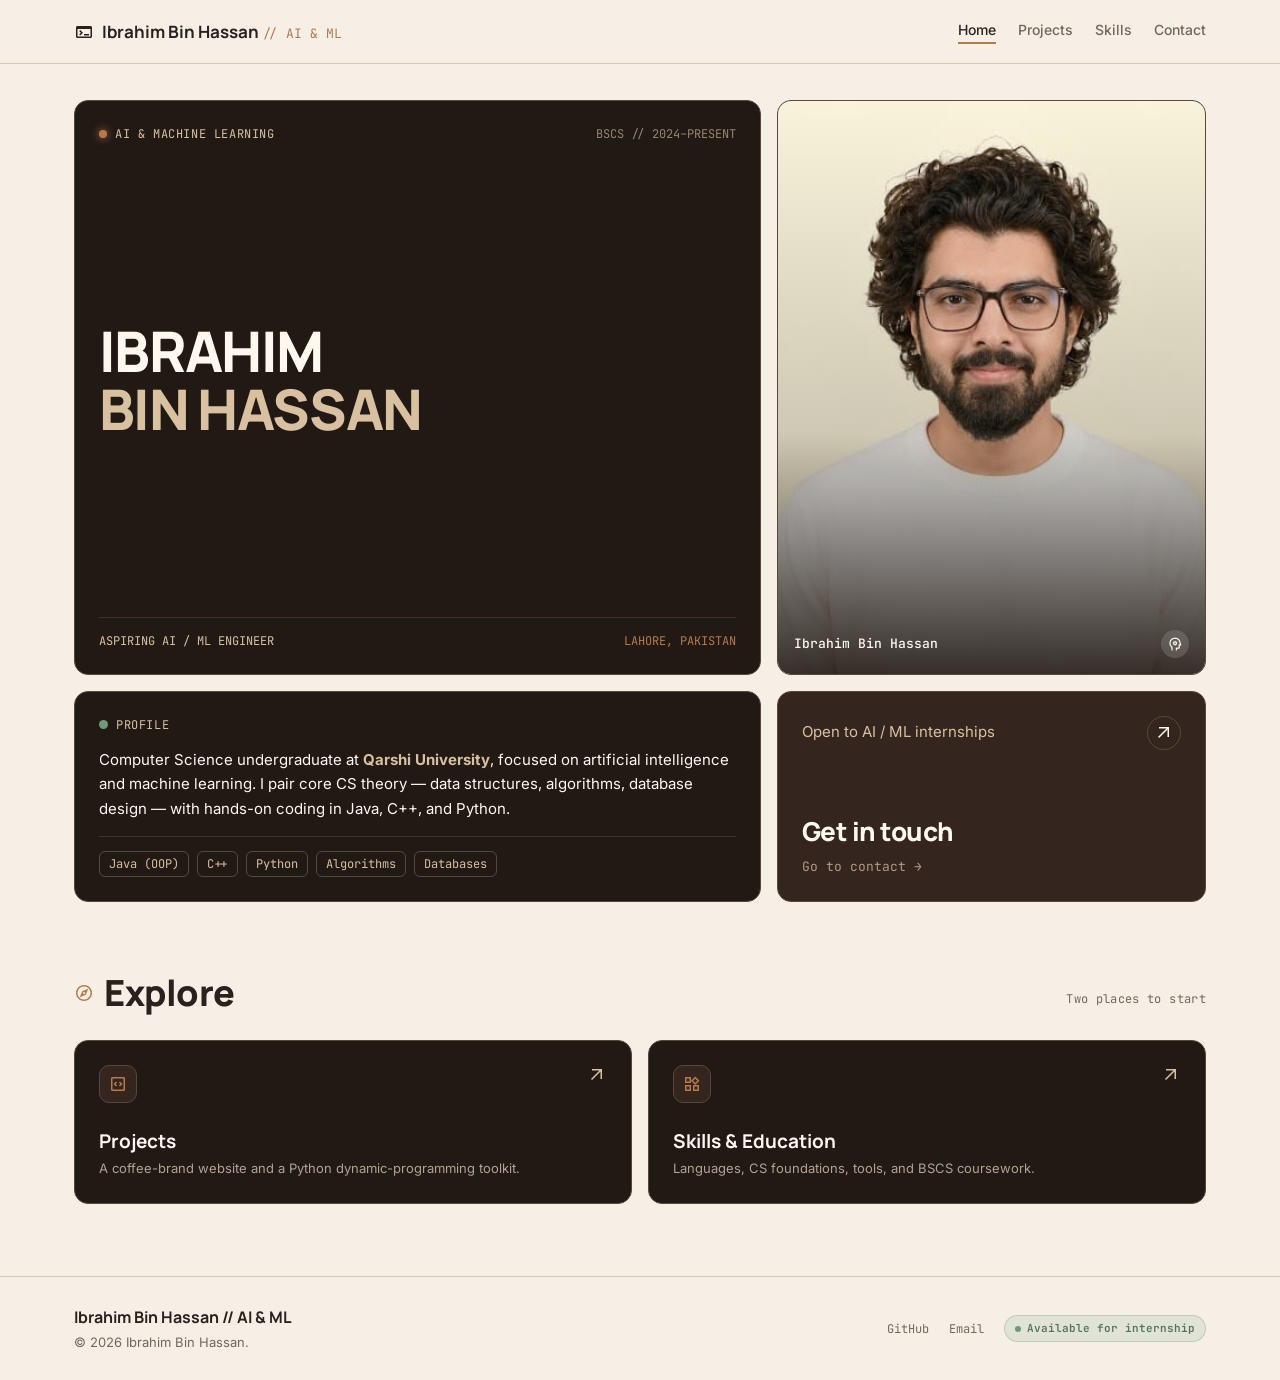
<file: index.html>
<!DOCTYPE html>
<html lang="en">
<head>
  <meta charset="utf-8"/>
  <meta name="viewport" content="width=device-width, initial-scale=1.0"/>
  <title>Ibrahim Bin Hassan — Aspiring AI / Machine Learning Engineer</title>
  <meta name="description" content="Portfolio of Ibrahim Bin Hassan — Computer Science undergraduate at Qarshi University focused on AI/ML, data structures, algorithms, and practical systems work."/>

  <meta property="og:type" content="website"/>
  <meta property="og:title" content="Ibrahim Bin Hassan — Aspiring AI / ML Engineer"/>
  <meta property="og:description" content="Computer Science undergraduate focused on AI/ML, algorithms, and practical systems work. Seeking an AI/ML internship."/>

  <link rel="icon" href="data:image/svg+xml,%3Csvg xmlns='http://www.w3.org/2000/svg' viewBox='0 0 32 32'%3E%3Crect width='32' height='32' rx='7' fill='%23211914'/%3E%3Cpath d='M9 12h11v6a4 4 0 0 1-4 4h-3a4 4 0 0 1-4-4z' fill='none' stroke='%23B77A4A' stroke-width='2'/%3E%3Cpath d='M20 13h2.5a2.5 2.5 0 0 1 0 5H20' fill='none' stroke='%23B77A4A' stroke-width='2'/%3E%3C/svg%3E"/>

  <link rel="preconnect" href="https://fonts.googleapis.com"/>
  <link rel="preconnect" href="https://fonts.gstatic.com" crossorigin/>
  <link rel="stylesheet" href="css/style.css"/>

  <script type="application/ld+json">
  {
    "@context": "https://schema.org",
    "@type": "Person",
    "name": "Ibrahim Bin Hassan",
    "jobTitle": "Aspiring AI / Machine Learning Engineer",
    "email": "mailto:ibrahim.bin.hsn@gmail.com",
    "telephone": "+923391221222",
    "url": "https://github.com/ibrahim-hsn",
    "sameAs": ["https://github.com/ibrahim-hsn"],
    "address": { "@type": "PostalAddress", "addressLocality": "Lahore", "addressCountry": "PK" },
    "alumniOf": { "@type": "CollegeOrUniversity", "name": "Qarshi University" }
  }
  </script>
</head>
<body>

  <a class="skip-link" href="#main">Skip to content</a>

  <header class="top-navbar">
    <div class="nav-container">
      <a class="nav-brand" href="index.html">
        <span class="material-symbols-outlined" aria-hidden="true">terminal</span>
        <span>Ibrahim Bin Hassan <span class="brand-tag">// AI &amp; ML</span></span>
      </a>
      <nav class="nav-menu" aria-label="Primary">
        <div class="nav-links">
          <a class="nav-link" href="index.html">Home</a>
          <a class="nav-link" href="projects.html">Projects</a>
          <a class="nav-link" href="skills.html">Skills</a>
          <a class="nav-link" href="contact.html">Contact</a>
        </div>
        <button id="mobile-menu-btn" class="mobile-menu-btn" aria-label="Open navigation menu" aria-expanded="false" aria-controls="mobile-dropdown">
          <span class="material-symbols-outlined" aria-hidden="true">menu</span>
        </button>
      </nav>
    </div>
    <div id="mobile-dropdown" class="mobile-dropdown">
      <a class="nav-link" href="index.html">Home</a>
      <a class="nav-link" href="projects.html">Projects</a>
      <a class="nav-link" href="skills.html">Skills</a>
      <a class="nav-link" href="contact.html">Contact</a>
    </div>
  </header>

  <main class="main-wrapper" id="main">

    <!-- HERO -->
    <section class="hero" aria-labelledby="hero-name">
      <div class="hero-top">
        <article class="card hero-title-card">
          <div class="card-top-meta">
            <span class="pulse-dot-wrapper">
              <span class="pulse-dot" aria-hidden="true"></span>
              AI &amp; MACHINE LEARNING
            </span>
            <span class="meta-dim">BSCS // 2024–PRESENT</span>
          </div>
          <h1 class="hero-name-heading" id="hero-name">
            <span>IBRAHIM</span>
            <span class="last-name">BIN HASSAN</span>
          </h1>
          <div class="card-bottom-meta">
            <span class="meta-title">ASPIRING AI / ML ENGINEER</span>
            <span class="meta-location">LAHORE, PAKISTAN</span>
          </div>
        </article>

        <article class="card hero-portrait-card">
          <img class="hero-portrait-img" src="assetts/replace.png" alt="Portrait of Ibrahim Bin Hassan"/>
          <div class="portrait-overlay" aria-hidden="true">
            <div class="portrait-caption">
              <span class="portrait-name">Ibrahim Bin Hassan</span>
              <span class="portrait-badge" title="AI &amp; Machine Learning">
                <span class="material-symbols-outlined" style="font-size:16px">psychology</span>
              </span>
            </div>
          </div>
        </article>
      </div>

      <div class="hero-bottom">
        <article class="card bio-card">
          <div class="card-top-meta">
            <span class="pulse-dot-wrapper">
              <span class="status-indicator" aria-hidden="true"></span>
              PROFILE
            </span>
          </div>
          <p class="bio-text">
            Computer Science undergraduate at <strong>Qarshi University</strong>, focused on artificial intelligence and machine learning. I pair core CS theory — data structures, algorithms, database design — with hands-on coding in Java, C++, and Python.
          </p>
          <ul class="tag-list">
            <li>Java (OOP)</li>
            <li>C++</li>
            <li>Python</li>
            <li>Algorithms</li>
            <li>Databases</li>
          </ul>
        </article>

        <a class="card card-chocolate cta-card" href="contact.html">
          <div class="cta-header">
            <span class="cta-subtext">Open to AI / ML internships</span>
            <span class="cta-icon-circle" aria-hidden="true">
              <span class="material-symbols-outlined">arrow_outward</span>
            </span>
          </div>
          <div class="cta-body">
            <span class="cta-title">Get in touch</span>
            <span class="cta-hint">Go to contact →</span>
          </div>
        </a>
      </div>
    </section>

    <!-- HIGHLIGHTS: quick links into the site -->
    <section aria-labelledby="explore-heading">
      <div class="section-header">
        <div class="section-title">
          <span class="material-symbols-outlined" aria-hidden="true">explore</span>
          <h2 id="explore-heading">Explore</h2>
        </div>
        <span class="section-badge">Two places to start</span>
      </div>

      <div class="home-highlights">
        <a class="card highlight-card" href="projects.html">
          <div class="highlight-top">
            <span class="highlight-icon" aria-hidden="true"><span class="material-symbols-outlined">code_blocks</span></span>
            <span class="material-symbols-outlined highlight-arrow" aria-hidden="true">arrow_outward</span>
          </div>
          <div>
            <span class="highlight-title">Projects</span>
            <p class="highlight-desc">A coffee-brand website and a Python dynamic-programming toolkit.</p>
          </div>
        </a>

        <a class="card highlight-card" href="skills.html">
          <div class="highlight-top">
            <span class="highlight-icon" aria-hidden="true"><span class="material-symbols-outlined">widgets</span></span>
            <span class="material-symbols-outlined highlight-arrow" aria-hidden="true">arrow_outward</span>
          </div>
          <div>
            <span class="highlight-title">Skills &amp; Education</span>
            <p class="highlight-desc">Languages, CS foundations, tools, and BSCS coursework.</p>
          </div>
        </a>
      </div>
    </section>

  </main>

  <footer class="site-footer">
    <div class="footer-container">
      <div>
        <div class="footer-brand">Ibrahim Bin Hassan // AI &amp; ML</div>
        <p class="footer-copy">© 2026 Ibrahim Bin Hassan.</p>
      </div>
      <nav class="footer-nav" aria-label="Footer">
        <a class="footer-link" href="https://github.com/ibrahim-hsn" target="_blank" rel="noreferrer">GitHub</a>
        <a class="footer-link" href="mailto:ibrahim.bin.hsn@gmail.com">Email</a>
        <span class="footer-status-pill">
          <span class="pulse-dot dot-green" style="width:6px;height:6px;box-shadow:none" aria-hidden="true"></span>
          Available for internship
        </span>
      </nav>
    </div>
  </footer>

  <div id="toast" role="status" aria-live="polite"></div>
  <script src="js/main.js"></script>
</body>
</html>
</file>
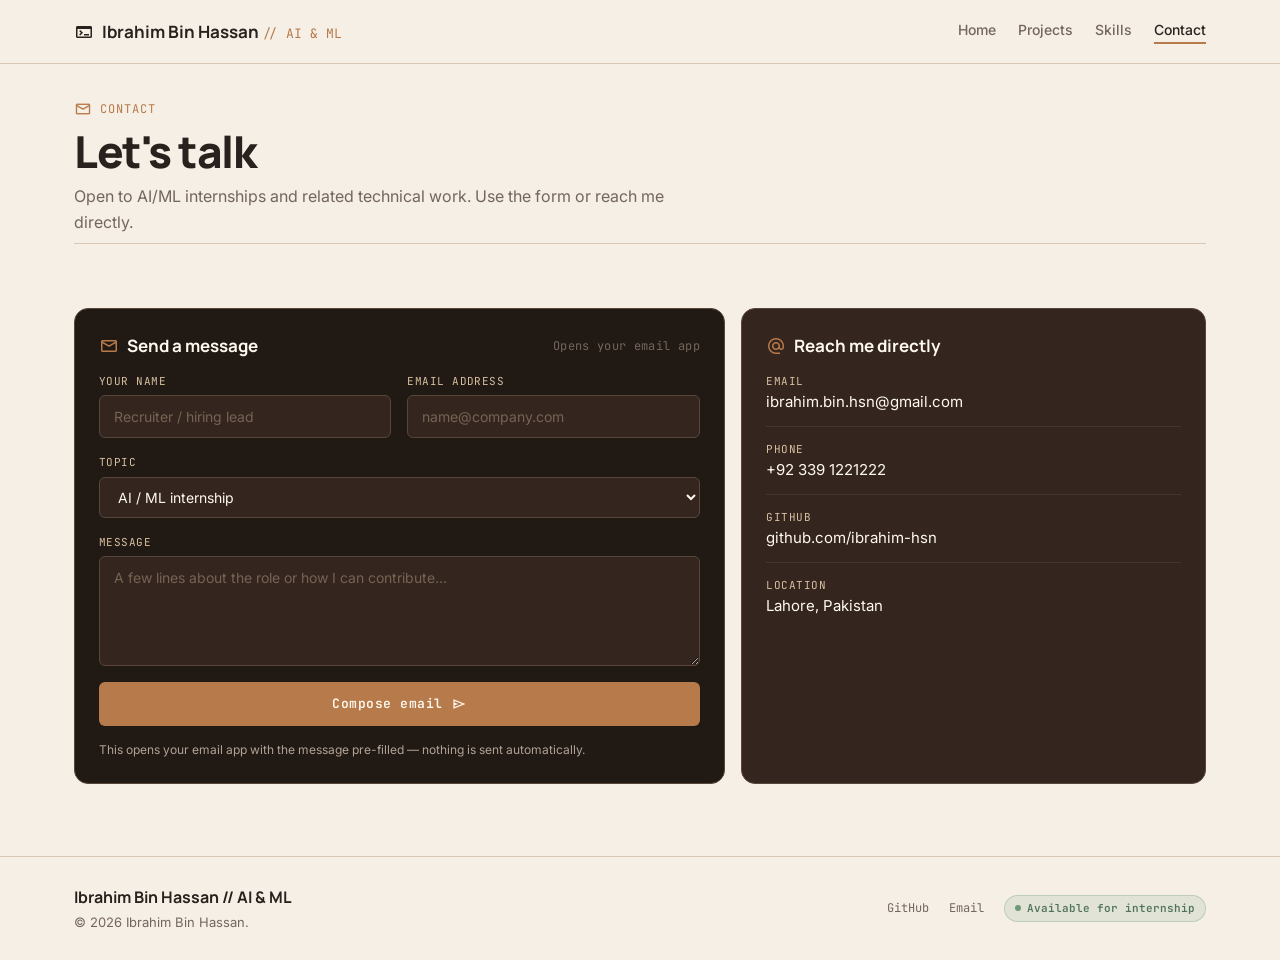
<file: contact.html>
<!DOCTYPE html>
<html lang="en">
<head>
  <meta charset="utf-8"/>
  <meta name="viewport" content="width=device-width, initial-scale=1.0"/>
  <title>Contact — Ibrahim Bin Hassan</title>
  <meta name="description" content="Contact Ibrahim Bin Hassan about AI/ML internships, software engineering roles, or technical projects."/>

  <link rel="icon" href="data:image/svg+xml,%3Csvg xmlns='http://www.w3.org/2000/svg' viewBox='0 0 32 32'%3E%3Crect width='32' height='32' rx='7' fill='%23211914'/%3E%3Cpath d='M9 12h11v6a4 4 0 0 1-4 4h-3a4 4 0 0 1-4-4z' fill='none' stroke='%23B77A4A' stroke-width='2'/%3E%3Cpath d='M20 13h2.5a2.5 2.5 0 0 1 0 5H20' fill='none' stroke='%23B77A4A' stroke-width='2'/%3E%3C/svg%3E"/>

  <link rel="preconnect" href="https://fonts.googleapis.com"/>
  <link rel="preconnect" href="https://fonts.gstatic.com" crossorigin/>
  <link rel="stylesheet" href="css/style.css"/>
</head>
<body>

  <a class="skip-link" href="#main">Skip to content</a>

  <header class="top-navbar">
    <div class="nav-container">
      <a class="nav-brand" href="index.html">
        <span class="material-symbols-outlined" aria-hidden="true">terminal</span>
        <span>Ibrahim Bin Hassan <span class="brand-tag">// AI &amp; ML</span></span>
      </a>
      <nav class="nav-menu" aria-label="Primary">
        <div class="nav-links">
          <a class="nav-link" href="index.html">Home</a>
          <a class="nav-link" href="projects.html">Projects</a>
          <a class="nav-link" href="skills.html">Skills</a>
          <a class="nav-link" href="contact.html">Contact</a>
        </div>
        <button id="mobile-menu-btn" class="mobile-menu-btn" aria-label="Open navigation menu" aria-expanded="false" aria-controls="mobile-dropdown">
          <span class="material-symbols-outlined" aria-hidden="true">menu</span>
        </button>
      </nav>
    </div>
    <div id="mobile-dropdown" class="mobile-dropdown">
      <a class="nav-link" href="index.html">Home</a>
      <a class="nav-link" href="projects.html">Projects</a>
      <a class="nav-link" href="skills.html">Skills</a>
      <a class="nav-link" href="contact.html">Contact</a>
    </div>
  </header>

  <main class="main-wrapper" id="main">

    <div class="page-lead">
      <span class="page-eyebrow"><span class="material-symbols-outlined" style="font-size:18px" aria-hidden="true">mail</span> Contact</span>
      <h1 class="page-title">Let's talk</h1>
      <p class="page-desc">Open to AI/ML internships and related technical work. Use the form or reach me directly.</p>
    </div>

    <section class="contact-grid" aria-label="Contact">
      <article class="card contact-form-card">
        <div class="card-title-row">
          <span class="card-heading">
            <span class="material-symbols-outlined" aria-hidden="true">mail</span>
            <span>Send a message</span>
          </span>
          <span class="section-badge">Opens your email app</span>
        </div>

        <form id="portfolio-contact-form" class="form-layout" novalidate>
          <div class="form-row">
            <div class="form-group">
              <label for="sender-name" class="form-label">Your name</label>
              <input id="sender-name" name="name" class="form-input" placeholder="Recruiter / hiring lead" required type="text"/>
            </div>
            <div class="form-group">
              <label for="sender-email" class="form-label">Email address</label>
              <input id="sender-email" name="email" class="form-input" placeholder="name@company.com" required type="email"/>
            </div>
          </div>

          <div class="form-group">
            <label for="sender-topic" class="form-label">Topic</label>
            <select id="sender-topic" name="topic" class="form-select">
              <option value="AI / ML Internship">AI / ML internship</option>
              <option value="Software Engineering Role">Software engineering role</option>
              <option value="Technical Project Discussion">Technical / project discussion</option>
              <option value="General Professional Connect">General connect</option>
            </select>
          </div>

          <div class="form-group">
            <label for="sender-message" class="form-label">Message</label>
            <textarea id="sender-message" name="message" class="form-textarea" placeholder="A few lines about the role or how I can contribute…" required rows="4"></textarea>
          </div>

          <button class="btn-submit" type="submit">
            <span>Compose email</span>
            <span class="material-symbols-outlined" style="font-size:16px" aria-hidden="true">send</span>
          </button>
          <p class="form-note">This opens your email app with the message pre-filled — nothing is sent automatically.</p>
        </form>
      </article>

      <article class="card card-chocolate reach-card">
        <div class="card-title-row">
          <span class="card-heading">
            <span class="material-symbols-outlined" aria-hidden="true">alternate_email</span>
            Reach me directly
          </span>
        </div>

        <ul class="reach-list">
          <li>
            <span class="reach-key">Email</span>
            <a class="reach-val" href="mailto:ibrahim.bin.hsn@gmail.com">ibrahim.bin.hsn@gmail.com</a>
          </li>
          <li>
            <span class="reach-key">Phone</span>
            <a class="reach-val" href="tel:+923391221222">+92 339 1221222</a>
          </li>
          <li>
            <span class="reach-key">GitHub</span>
            <a class="reach-val" href="https://github.com/ibrahim-hsn" target="_blank" rel="noreferrer">github.com/ibrahim-hsn</a>
          </li>
          <li>
            <span class="reach-key">Location</span>
            <span class="reach-val">Lahore, Pakistan</span>
          </li>
        </ul>

      </article>
    </section>

  </main>

  <footer class="site-footer">
    <div class="footer-container">
      <div>
        <div class="footer-brand">Ibrahim Bin Hassan // AI &amp; ML</div>
        <p class="footer-copy">© 2026 Ibrahim Bin Hassan.</p>
      </div>
      <nav class="footer-nav" aria-label="Footer">
        <a class="footer-link" href="https://github.com/ibrahim-hsn" target="_blank" rel="noreferrer">GitHub</a>
        <a class="footer-link" href="mailto:ibrahim.bin.hsn@gmail.com">Email</a>
        <span class="footer-status-pill">
          <span class="pulse-dot dot-green" style="width:6px;height:6px;box-shadow:none" aria-hidden="true"></span>
          Available for internship
        </span>
      </nav>
    </div>
  </footer>

  <div id="toast" role="status" aria-live="polite"></div>
  <script src="js/main.js"></script>
</body>
</html>
</file>
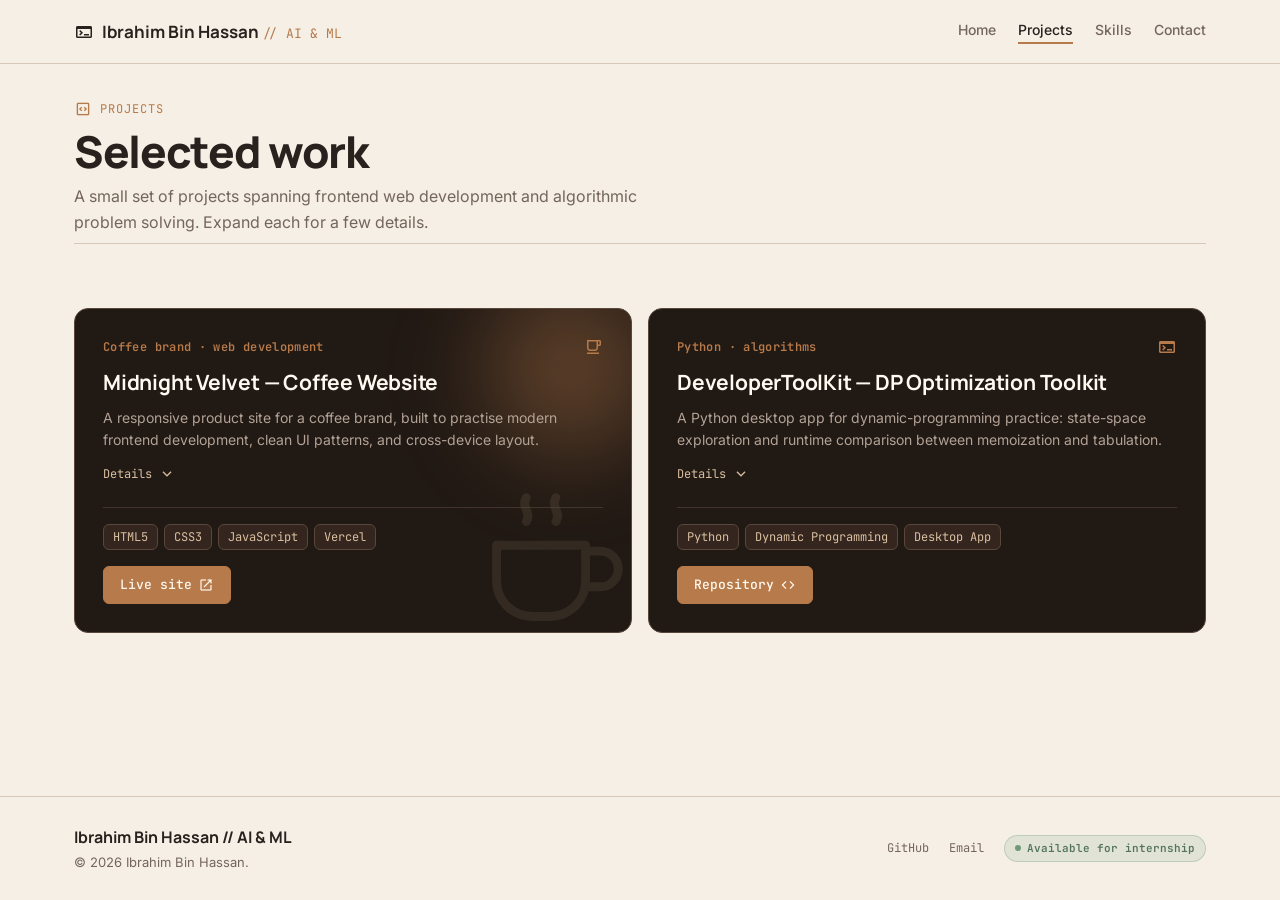
<file: projects.html>
<!DOCTYPE html>
<html lang="en">
<head>
  <meta charset="utf-8"/>
  <meta name="viewport" content="width=device-width, initial-scale=1.0"/>
  <title>Projects — Ibrahim Bin Hassan</title>
  <meta name="description" content="Projects by Ibrahim Bin Hassan: Midnight Velvet product website and the DeveloperToolKit dynamic-programming optimization toolkit."/>

  <link rel="icon" href="data:image/svg+xml,%3Csvg xmlns='http://www.w3.org/2000/svg' viewBox='0 0 32 32'%3E%3Crect width='32' height='32' rx='7' fill='%23211914'/%3E%3Cpath d='M9 12h11v6a4 4 0 0 1-4 4h-3a4 4 0 0 1-4-4z' fill='none' stroke='%23B77A4A' stroke-width='2'/%3E%3Cpath d='M20 13h2.5a2.5 2.5 0 0 1 0 5H20' fill='none' stroke='%23B77A4A' stroke-width='2'/%3E%3C/svg%3E"/>

  <link rel="preconnect" href="https://fonts.googleapis.com"/>
  <link rel="preconnect" href="https://fonts.gstatic.com" crossorigin/>
  <link rel="stylesheet" href="css/style.css"/>
</head>
<body>

  <a class="skip-link" href="#main">Skip to content</a>

  <header class="top-navbar">
    <div class="nav-container">
      <a class="nav-brand" href="index.html">
        <span class="material-symbols-outlined" aria-hidden="true">terminal</span>
        <span>Ibrahim Bin Hassan <span class="brand-tag">// AI &amp; ML</span></span>
      </a>
      <nav class="nav-menu" aria-label="Primary">
        <div class="nav-links">
          <a class="nav-link" href="index.html">Home</a>
          <a class="nav-link" href="projects.html">Projects</a>
          <a class="nav-link" href="skills.html">Skills</a>
          <a class="nav-link" href="contact.html">Contact</a>
        </div>
        <button id="mobile-menu-btn" class="mobile-menu-btn" aria-label="Open navigation menu" aria-expanded="false" aria-controls="mobile-dropdown">
          <span class="material-symbols-outlined" aria-hidden="true">menu</span>
        </button>
      </nav>
    </div>
    <div id="mobile-dropdown" class="mobile-dropdown">
      <a class="nav-link" href="index.html">Home</a>
      <a class="nav-link" href="projects.html">Projects</a>
      <a class="nav-link" href="skills.html">Skills</a>
      <a class="nav-link" href="contact.html">Contact</a>
    </div>
  </header>

  <main class="main-wrapper" id="main">

    <div class="page-lead">
      <span class="page-eyebrow"><span class="material-symbols-outlined" style="font-size:18px" aria-hidden="true">code_blocks</span> Projects</span>
      <h1 class="page-title">Selected work</h1>
      <p class="page-desc">A small set of projects spanning frontend web development and algorithmic problem solving. Expand each for a few details.</p>
    </div>

    <section aria-label="Projects list">
      <div class="projects-grid">
        <article class="card project-card project-coffee">
          <span class="coffee-bg" aria-hidden="true"></span>
          <div>
            <div class="project-top-row">
              <span class="project-category">Coffee brand · web development</span>
              <span class="material-symbols-outlined project-icon" aria-hidden="true">local_cafe</span>
            </div>
            <h2 class="project-title">Midnight Velvet — Coffee Website</h2>
            <p class="project-desc">
              A responsive product site for a coffee brand, built to practise modern frontend development, clean UI patterns, and cross-device layout.
            </p>
            <details class="project-details">
              <summary>
                <span class="summary-label">Details</span>
                <span class="material-symbols-outlined summary-chevron" aria-hidden="true">expand_more</span>
              </summary>
              <ul class="details-list">
                <li>Responsive layout structured for mobile, tablet, and desktop.</li>
                <li>Hand-written HTML, CSS, and JavaScript — no frameworks.</li>
                <li>Deployed on Vercel.</li>
              </ul>
            </details>
          </div>
          <div class="project-footer">
            <ul class="tech-pills">
              <li class="tech-pill">HTML5</li>
              <li class="tech-pill">CSS3</li>
              <li class="tech-pill">JavaScript</li>
              <li class="tech-pill">Vercel</li>
            </ul>
            <div class="project-links">
              <a class="project-btn project-btn-primary" href="https://midnight-velvet.vercel.app/" target="_blank" rel="noreferrer">
                <span>Live site</span>
                <span class="material-symbols-outlined" style="font-size:16px" aria-hidden="true">open_in_new</span>
              </a>
            </div>
          </div>
        </article>

        <article class="card project-card">
          <div>
            <div class="project-top-row">
              <span class="project-category">Python · algorithms</span>
              <span class="material-symbols-outlined project-icon" aria-hidden="true">terminal</span>
            </div>
            <h2 class="project-title">DeveloperToolKit — DP Optimization Toolkit</h2>
            <p class="project-desc">
              A Python desktop app for dynamic-programming practice: state-space exploration and runtime comparison between memoization and tabulation.
            </p>
            <details class="project-details">
              <summary>
                <span class="summary-label">Details</span>
                <span class="material-symbols-outlined summary-chevron" aria-hidden="true">expand_more</span>
              </summary>
              <ul class="details-list">
                <li>Benchmarks recursive vs. memoized vs. tabulated solutions.</li>
                <li>Explores state spaces for classic DP problems.</li>
                <li>Built as a standalone desktop application.</li>
              </ul>
            </details>
          </div>
          <div class="project-footer">
            <ul class="tech-pills">
              <li class="tech-pill">Python</li>
              <li class="tech-pill">Dynamic Programming</li>
              <li class="tech-pill">Desktop App</li>
            </ul>
            <div class="project-links">
              <a class="project-btn project-btn-primary" href="https://github.com/ibrahim-hsn/DeveloperToolKit" target="_blank" rel="noreferrer">
                <span>Repository</span>
                <span class="material-symbols-outlined" style="font-size:16px" aria-hidden="true">code</span>
              </a>
            </div>
          </div>
        </article>
      </div>
    </section>

  </main>

  <footer class="site-footer">
    <div class="footer-container">
      <div>
        <div class="footer-brand">Ibrahim Bin Hassan // AI &amp; ML</div>
        <p class="footer-copy">© 2026 Ibrahim Bin Hassan.</p>
      </div>
      <nav class="footer-nav" aria-label="Footer">
        <a class="footer-link" href="https://github.com/ibrahim-hsn" target="_blank" rel="noreferrer">GitHub</a>
        <a class="footer-link" href="mailto:ibrahim.bin.hsn@gmail.com">Email</a>
        <span class="footer-status-pill">
          <span class="pulse-dot dot-green" style="width:6px;height:6px;box-shadow:none" aria-hidden="true"></span>
          Available for internship
        </span>
      </nav>
    </div>
  </footer>

  <div id="toast" role="status" aria-live="polite"></div>
  <script src="js/main.js"></script>
</body>
</html>
</file>
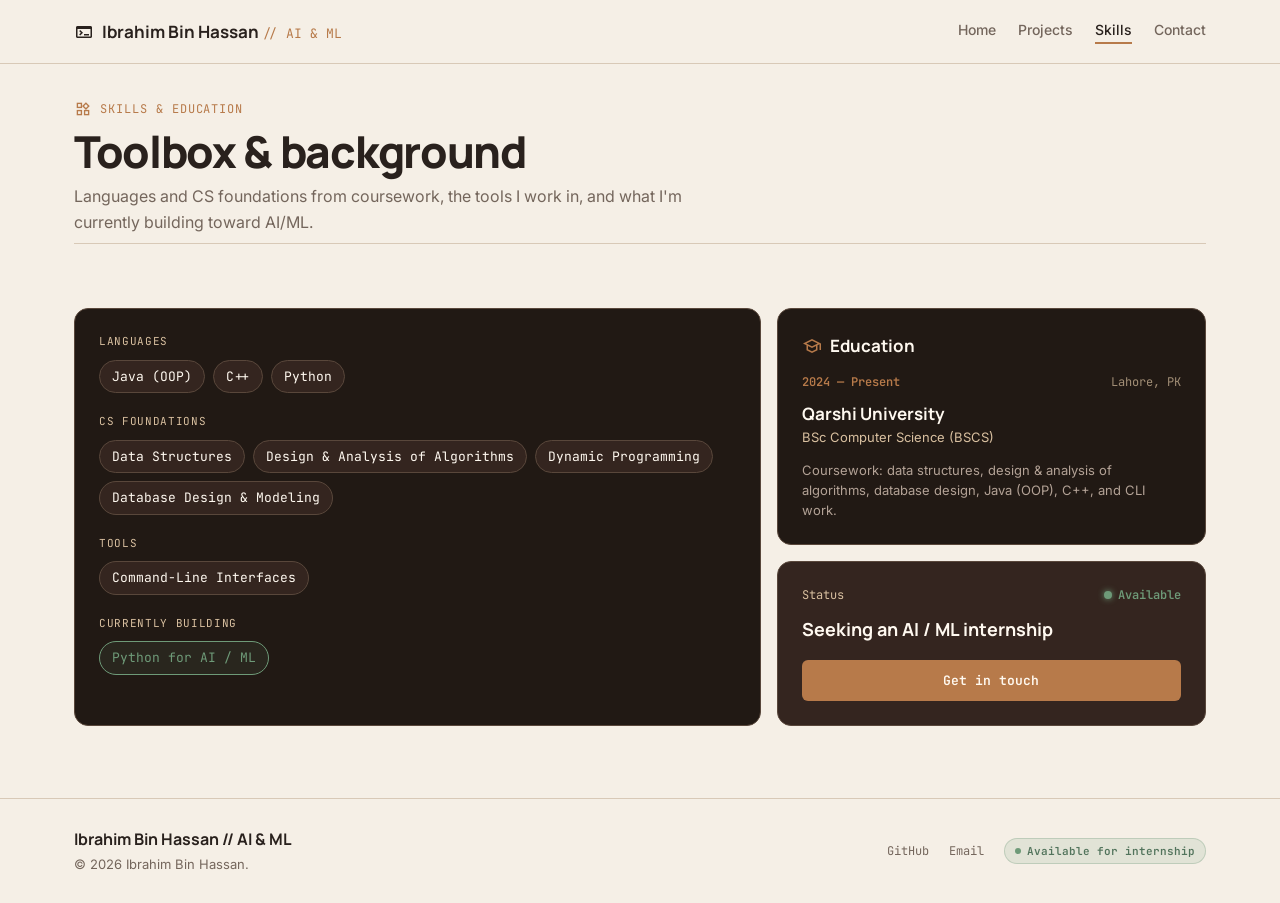
<file: skills.html>
<!DOCTYPE html>
<html lang="en">
<head>
  <meta charset="utf-8"/>
  <meta name="viewport" content="width=device-width, initial-scale=1.0"/>
  <title>Skills &amp; Education — Ibrahim Bin Hassan</title>
  <meta name="description" content="Technical skills and education of Ibrahim Bin Hassan: Java, C++, algorithms, databases, CLI, and a BSCS at Qarshi University."/>

  <link rel="icon" href="data:image/svg+xml,%3Csvg xmlns='http://www.w3.org/2000/svg' viewBox='0 0 32 32'%3E%3Crect width='32' height='32' rx='7' fill='%23211914'/%3E%3Cpath d='M9 12h11v6a4 4 0 0 1-4 4h-3a4 4 0 0 1-4-4z' fill='none' stroke='%23B77A4A' stroke-width='2'/%3E%3Cpath d='M20 13h2.5a2.5 2.5 0 0 1 0 5H20' fill='none' stroke='%23B77A4A' stroke-width='2'/%3E%3C/svg%3E"/>

  <link rel="preconnect" href="https://fonts.googleapis.com"/>
  <link rel="preconnect" href="https://fonts.gstatic.com" crossorigin/>
  <link rel="stylesheet" href="css/style.css"/>
</head>
<body>

  <a class="skip-link" href="#main">Skip to content</a>

  <header class="top-navbar">
    <div class="nav-container">
      <a class="nav-brand" href="index.html">
        <span class="material-symbols-outlined" aria-hidden="true">terminal</span>
        <span>Ibrahim Bin Hassan <span class="brand-tag">// AI &amp; ML</span></span>
      </a>
      <nav class="nav-menu" aria-label="Primary">
        <div class="nav-links">
          <a class="nav-link" href="index.html">Home</a>
          <a class="nav-link" href="projects.html">Projects</a>
          <a class="nav-link" href="skills.html">Skills</a>
          <a class="nav-link" href="contact.html">Contact</a>
        </div>
        <button id="mobile-menu-btn" class="mobile-menu-btn" aria-label="Open navigation menu" aria-expanded="false" aria-controls="mobile-dropdown">
          <span class="material-symbols-outlined" aria-hidden="true">menu</span>
        </button>
      </nav>
    </div>
    <div id="mobile-dropdown" class="mobile-dropdown">
      <a class="nav-link" href="index.html">Home</a>
      <a class="nav-link" href="projects.html">Projects</a>
      <a class="nav-link" href="skills.html">Skills</a>
      <a class="nav-link" href="contact.html">Contact</a>
    </div>
  </header>

  <main class="main-wrapper" id="main">

    <div class="page-lead">
      <span class="page-eyebrow"><span class="material-symbols-outlined" style="font-size:18px" aria-hidden="true">widgets</span> Skills &amp; Education</span>
      <h1 class="page-title">Toolbox &amp; background</h1>
      <p class="page-desc">Languages and CS foundations from coursework, the tools I work in, and what I'm currently building toward AI/ML.</p>
    </div>

    <section aria-label="Skills and education">
      <div class="skills-grid">
        <article class="card skills-card">
          <div class="skills-group">
            <h2 class="skills-label">Languages</h2>
            <ul class="chip-row">
              <li class="chip">Java (OOP)</li>
              <li class="chip">C++</li>
              <li class="chip">Python</li>
            </ul>
          </div>
          <div class="skills-group">
            <h2 class="skills-label">CS foundations</h2>
            <ul class="chip-row">
              <li class="chip">Data Structures</li>
              <li class="chip">Design &amp; Analysis of Algorithms</li>
              <li class="chip">Dynamic Programming</li>
              <li class="chip">Database Design &amp; Modeling</li>
            </ul>
          </div>
          <div class="skills-group">
            <h2 class="skills-label">Tools</h2>
            <ul class="chip-row">
              <li class="chip">Command-Line Interfaces</li>
            </ul>
          </div>
          <div class="skills-group">
            <h2 class="skills-label">Currently building</h2>
            <ul class="chip-row">
              <li class="chip chip-learning">Python for AI / ML</li>
            </ul>
          </div>
        </article>

        <div class="skills-side">
          <article class="card education-card">
            <div class="card-title-row">
              <span class="card-heading">
                <span class="material-symbols-outlined" aria-hidden="true">school</span>
                Education
              </span>
            </div>
            <div class="edu-meta">
              <span class="edu-period">2024 — Present</span>
              <span class="edu-place">Lahore, PK</span>
            </div>
            <p class="edu-school">Qarshi University</p>
            <p class="edu-degree">BSc Computer Science (BSCS)</p>
            <p class="edu-desc">Coursework: data structures, design &amp; analysis of algorithms, database design, Java (OOP), C++, and CLI work.</p>
          </article>

          <article class="card card-chocolate status-card">
            <div class="status-row">
              <span class="status-label">Status</span>
              <span class="status-pulse-badge">
                <span class="pulse-dot dot-green" aria-hidden="true"></span>
                Available
              </span>
            </div>
            <p class="status-headline">Seeking an AI / ML internship</p>
            <a class="btn-full" href="contact.html">Get in touch</a>
          </article>
        </div>
      </div>
    </section>

  </main>

  <footer class="site-footer">
    <div class="footer-container">
      <div>
        <div class="footer-brand">Ibrahim Bin Hassan // AI &amp; ML</div>
        <p class="footer-copy">© 2026 Ibrahim Bin Hassan.</p>
      </div>
      <nav class="footer-nav" aria-label="Footer">
        <a class="footer-link" href="https://github.com/ibrahim-hsn" target="_blank" rel="noreferrer">GitHub</a>
        <a class="footer-link" href="mailto:ibrahim.bin.hsn@gmail.com">Email</a>
        <span class="footer-status-pill">
          <span class="pulse-dot dot-green" style="width:6px;height:6px;box-shadow:none" aria-hidden="true"></span>
          Available for internship
        </span>
      </nav>
    </div>
  </footer>

  <div id="toast" role="status" aria-live="polite"></div>
  <script src="js/main.js"></script>
</body>
</html>
</file>
<file: css/style.css>
/* ==========================================================================
   Ibrahim Bin Hassan — Developer Portfolio
   Pure vanilla CSS, no frameworks.
   ========================================================================== */

@import url('https://fonts.googleapis.com/css2?family=Inter:wght@400;500;600&family=JetBrains+Mono:wght@400;500;600&family=Manrope:wght@600;700;800&display=swap');
@import url('https://fonts.googleapis.com/css2?family=Material+Symbols+Outlined:opsz,wght,FILL,GRAD@20,400,0,0&display=swap');

/* --------------------------------------------------------------------------
   Design tokens
   -------------------------------------------------------------------------- */
:root {
  /* Coffee palette */
  --bg-cream: #F5EFE6;
  --bg-beige: #EBE2D4;        /* subtle band surface on light */
  --bg-card: #211914;         /* espresso */
  --bg-card-2: #34251F;       /* chocolate */
  --bg-card-subtle: #2C201A;
  --border-dark: #59473B;
  --border-light: #D8C9B7;

  --text-primary: #29211D;
  --text-secondary: #74665C;
  --text-ivory: #FFF9F0;
  --text-sand: #D9C0A0;
  --text-muted: #B3A296;

  /* Accents */
  --accent-caramel: #B77A4A;  /* primary: interactive */
  --accent-hover: #D4905A;
  --accent-green: #6E9A78;    /* secondary: positive / available */
  --status-green: #52745C;

  --focus-ring: #D4905A;

  --font-hero: 'Manrope', -apple-system, BlinkMacSystemFont, sans-serif;
  --font-body: 'Inter', -apple-system, BlinkMacSystemFont, sans-serif;
  --font-mono: 'JetBrains Mono', ui-monospace, monospace;

  --radius-sm: 6px;
  --radius-md: 10px;
  --radius-lg: 14px;
  --radius-full: 9999px;

  --shadow-card: 0 4px 20px -2px rgba(33, 25, 20, 0.08);
  --shadow-hover: 0 10px 30px -6px rgba(33, 25, 20, 0.22);

  --maxw: 1180px;
}

/* --------------------------------------------------------------------------
   Reset & base
   -------------------------------------------------------------------------- */
*, *::before, *::after { box-sizing: border-box; margin: 0; padding: 0; }

html {
  scroll-behavior: smooth;
  scroll-padding-top: 84px;
}

body {
  font-family: var(--font-body);
  background-color: var(--bg-cream);
  color: var(--text-primary);
  line-height: 1.5;
  -webkit-font-smoothing: antialiased;
  min-height: 100vh;
  display: flex;
  flex-direction: column;
}

a { color: inherit; text-decoration: none; }
ul { list-style: none; }
button, input, select, textarea { font: inherit; color: inherit; }
img { display: block; max-width: 100%; }
h1, h2, h3, h4 { font-weight: inherit; }

.material-symbols-outlined {
  font-family: 'Material Symbols Outlined';
  font-weight: normal;
  font-style: normal;
  font-size: 20px;
  line-height: 1;
  letter-spacing: normal;
  text-transform: none;
  display: inline-block;
  white-space: nowrap;
  direction: ltr;
  -webkit-font-smoothing: antialiased;
  vertical-align: middle;
}

::selection { background-color: var(--accent-caramel); color: var(--text-ivory); }

/* Visible focus for keyboard users everywhere */
:focus-visible {
  outline: 2px solid var(--focus-ring);
  outline-offset: 2px;
  border-radius: 3px;
}

/* Skip link */
.skip-link {
  position: absolute;
  left: 12px;
  top: -56px;
  z-index: 2000;
  background: var(--bg-card);
  color: var(--text-ivory);
  padding: 10px 16px;
  border-radius: var(--radius-sm);
  font-family: var(--font-mono);
  font-size: 0.8125rem;
  transition: top 0.2s ease;
}
.skip-link:focus { top: 12px; }

/* --------------------------------------------------------------------------
   Navigation
   -------------------------------------------------------------------------- */
.top-navbar {
  position: fixed;
  inset: 0 0 auto 0;
  height: 64px;
  background-color: rgba(245, 239, 230, 0.92);
  backdrop-filter: blur(12px);
  -webkit-backdrop-filter: blur(12px);
  border-bottom: 1px solid var(--border-light);
  z-index: 1000;
  display: flex;
  align-items: center;
  transition: box-shadow 0.25s ease, background-color 0.25s ease;
}
.top-navbar.scrolled {
  box-shadow: 0 4px 15px rgba(33, 25, 20, 0.08);
  background-color: rgba(245, 239, 230, 0.98);
}

.nav-container {
  width: 100%;
  max-width: var(--maxw);
  margin: 0 auto;
  padding: 0 24px;
  display: flex;
  justify-content: space-between;
  align-items: center;
}

.nav-brand {
  display: flex;
  align-items: center;
  gap: 8px;
  font-family: var(--font-hero);
  font-weight: 700;
  font-size: 1.0625rem;
  color: var(--text-primary);
  transition: color 0.2s;
}
.nav-brand:hover { color: var(--accent-caramel); }
.nav-brand .brand-tag {
  font-family: var(--font-mono);
  font-size: 0.8125rem;
  font-weight: 400;
  color: var(--accent-caramel);
}

.nav-menu { display: flex; align-items: center; gap: 24px; }
.nav-links { display: flex; align-items: center; gap: 22px; }

.nav-link {
  font-size: 0.875rem;
  font-weight: 500;
  color: var(--text-secondary);
  transition: color 0.2s, border-color 0.2s;
  padding-bottom: 2px;
  border-bottom: 2px solid transparent;
}
.nav-link:hover,
.nav-link.active {
  color: var(--text-primary);
  border-bottom-color: var(--accent-caramel);
}

.mobile-menu-btn {
  display: none;
  background: none;
  border: none;
  cursor: pointer;
  color: var(--text-primary);
  padding: 4px;
}

.mobile-dropdown {
  display: none;
  flex-direction: column;
  position: absolute;
  top: 64px;
  left: 0;
  right: 0;
  background-color: rgba(245, 239, 230, 0.98);
  backdrop-filter: blur(12px);
  -webkit-backdrop-filter: blur(12px);
  border-bottom: 1px solid var(--border-light);
  padding: 16px 24px;
  gap: 14px;
  box-shadow: 0 10px 20px rgba(0, 0, 0, 0.06);
}
.mobile-dropdown.open { display: flex; }

/* --------------------------------------------------------------------------
   Layout
   -------------------------------------------------------------------------- */
.main-wrapper {
  width: 100%;
  max-width: var(--maxw);
  margin: 0 auto;
  padding: 100px 24px 72px;
  display: flex;
  flex-direction: column;
  gap: 64px;
  flex: 1;
}

.card {
  background-color: var(--bg-card);
  border: 1px solid var(--border-dark);
  border-radius: var(--radius-lg);
  padding: 24px;
  position: relative;
  overflow: hidden;
  transition: transform 0.2s ease, border-color 0.2s ease, box-shadow 0.2s ease;
}
.card-chocolate { background-color: var(--bg-card-2); }

/* Section header */
.section-header {
  display: flex;
  justify-content: space-between;
  align-items: baseline;
  gap: 16px;
  margin-bottom: 20px;
  flex-wrap: wrap;
}
.section-title {
  font-family: var(--font-hero);
  font-size: 1.5rem;
  font-weight: 800;
  color: var(--text-primary);
  letter-spacing: -0.02em;
  display: flex;
  align-items: center;
  gap: 10px;
}
.section-title .material-symbols-outlined { color: var(--accent-caramel); }
.section-badge {
  font-family: var(--font-mono);
  font-size: 0.75rem;
  color: var(--text-secondary);
  letter-spacing: 0.03em;
}
.meta-dim { color: rgba(217, 192, 160, 0.65); }

/* --------------------------------------------------------------------------
   Hero
   -------------------------------------------------------------------------- */
.hero { display: flex; flex-direction: column; gap: 16px; }

.hero-top {
  display: grid;
  grid-template-columns: 1.6fr 1fr;
  gap: 16px;
}

.hero-title-card {
  display: flex;
  flex-direction: column;
  justify-content: space-between;
  min-height: 300px;
}

.card-top-meta {
  display: flex;
  justify-content: space-between;
  align-items: center;
  font-family: var(--font-mono);
  font-size: 0.75rem;
}
.pulse-dot-wrapper {
  display: flex;
  align-items: center;
  gap: 8px;
  color: var(--text-sand);
  letter-spacing: 0.05em;
}
.pulse-dot {
  width: 8px;
  height: 8px;
  border-radius: 50%;
  background-color: var(--accent-caramel);
  box-shadow: 0 0 8px var(--accent-caramel);
  animation: pulse-glow 2s infinite ease-in-out;
}
.dot-green { background-color: var(--accent-green); box-shadow: 0 0 6px var(--accent-green); }
@keyframes pulse-glow {
  0%, 100% { opacity: 1; transform: scale(1); }
  50% { opacity: 0.45; transform: scale(0.85); }
}

.hero-name-heading {
  font-family: var(--font-hero);
  font-size: clamp(2.5rem, 6vw, 3.5rem);
  font-weight: 800;
  line-height: 1.04;
  letter-spacing: -0.03em;
  color: var(--text-ivory);
  padding: 18px 0;
}
.hero-name-heading span { display: block; }
.hero-name-heading .last-name { color: var(--text-sand); }

.card-bottom-meta {
  display: flex;
  justify-content: space-between;
  align-items: center;
  gap: 12px;
  border-top: 1px solid rgba(89, 71, 59, 0.6);
  padding-top: 14px;
  font-family: var(--font-mono);
  font-size: 0.75rem;
}
.meta-title { color: var(--text-sand); }
.meta-location { color: var(--accent-caramel); }

.hero-portrait-card {
  min-height: 300px;
  padding: 0;
  position: relative;
  background-color: var(--bg-card-2);
}
.hero-portrait-img {
  width: 100%;
  height: 100%;
  object-fit: cover;
  object-position: top center;
  transition: transform 0.5s ease;
}
.hero-portrait-card:hover .hero-portrait-img { transform: scale(1.04); }
.portrait-overlay {
  position: absolute;
  inset: 0;
  background: linear-gradient(to top, rgba(33,25,20,0.9) 0%, rgba(33,25,20,0.2) 42%, transparent 100%);
  display: flex;
  align-items: flex-end;
  padding: 16px;
}
.portrait-caption {
  width: 100%;
  display: flex;
  justify-content: space-between;
  align-items: center;
}
.portrait-name { font-family: var(--font-mono); font-size: 0.8125rem; color: var(--text-ivory); font-weight: 500; }
.portrait-badge {
  width: 28px; height: 28px;
  border-radius: 50%;
  background: rgba(255, 249, 240, 0.15);
  color: var(--text-ivory);
  display: flex; align-items: center; justify-content: center;
  backdrop-filter: blur(4px);
}

.hero-bottom {
  display: grid;
  grid-template-columns: 1.6fr 1fr;
  gap: 16px;
}
.bio-card { display: flex; flex-direction: column; gap: 14px; }
.status-indicator {
  display: inline-block;
  width: 9px; height: 9px;
  border-radius: 50%;
  background-color: var(--accent-green);
}
.bio-text { font-size: 0.9375rem; line-height: 1.65; color: var(--text-ivory); }
.bio-text strong { color: var(--text-sand); }

.tag-list {
  display: flex;
  flex-wrap: wrap;
  gap: 8px;
  font-family: var(--font-mono);
  font-size: 0.75rem;
  color: var(--text-sand);
  border-top: 1px solid rgba(89, 71, 59, 0.6);
  padding-top: 14px;
  margin-top: auto;
}
.tag-list li {
  border: 1px solid var(--border-dark);
  border-radius: var(--radius-sm);
  padding: 3px 9px;
}

/* Contact CTA card */
.cta-card {
  display: flex;
  flex-direction: column;
  justify-content: space-between;
}
.cta-header { display: flex; justify-content: space-between; align-items: center; gap: 10px; }
.cta-subtext { font-size: 0.9375rem; color: var(--text-sand); }
.cta-icon-circle {
  width: 34px; height: 34px;
  border-radius: 50%;
  border: 1px solid var(--border-dark);
  display: flex; align-items: center; justify-content: center;
  color: var(--text-ivory);
  flex-shrink: 0;
  transition: background-color 0.2s, border-color 0.2s, transform 0.2s;
}
.cta-card:hover .cta-icon-circle {
  background-color: var(--accent-caramel);
  border-color: var(--accent-caramel);
  transform: translate(2px, -2px);
}
.cta-body { margin-top: 32px; }
.cta-title {
  display: block;
  font-family: var(--font-hero);
  font-size: 1.625rem;
  font-weight: 800;
  color: var(--text-ivory);
  letter-spacing: -0.02em;
  transition: color 0.2s;
}
.cta-card:hover .cta-title { color: var(--accent-caramel); }
.cta-hint { font-family: var(--font-mono); font-size: 0.8125rem; color: rgba(217,192,160,0.75); margin-top: 6px; display: block; }

/* --------------------------------------------------------------------------
   Projects
   -------------------------------------------------------------------------- */
.projects-grid { display: grid; grid-template-columns: 1fr 1fr; gap: 16px; }
.project-card {
  display: flex;
  flex-direction: column;
  justify-content: space-between;
  padding: 28px;
}
.project-top-row { display: flex; justify-content: space-between; align-items: center; margin-bottom: 12px; }
.project-category {
  font-family: var(--font-mono);
  font-size: 0.75rem;
  font-weight: 600;
  color: var(--accent-caramel);
  letter-spacing: 0.03em;
}
.project-icon { color: var(--accent-caramel); }
.project-title {
  font-family: var(--font-hero);
  font-size: 1.3125rem;
  font-weight: 700;
  color: var(--text-ivory);
  letter-spacing: -0.01em;
  line-height: 1.3;
}
.project-desc { font-size: 0.875rem; color: var(--text-muted); line-height: 1.6; margin-top: 10px; }

/* Expandable details */
.project-details { margin-top: 14px; }
.project-details summary {
  display: flex;
  align-items: center;
  gap: 6px;
  cursor: pointer;
  list-style: none;
  font-family: var(--font-mono);
  font-size: 0.75rem;
  color: var(--text-sand);
  width: fit-content;
  transition: color 0.2s;
}
.project-details summary::-webkit-details-marker { display: none; }
.project-details summary:hover { color: var(--accent-caramel); }
.summary-chevron { font-size: 18px; transition: transform 0.25s ease; }
.project-details[open] .summary-chevron { transform: rotate(180deg); }
.details-list {
  margin-top: 12px;
  display: flex;
  flex-direction: column;
  gap: 6px;
}
.details-list li {
  font-size: 0.8125rem;
  color: rgba(216, 201, 183, 0.9);
  line-height: 1.45;
  padding-left: 14px;
  position: relative;
}
.details-list li::before { content: '•'; position: absolute; left: 0; color: var(--accent-caramel); }

.project-footer {
  margin-top: 24px;
  padding-top: 16px;
  border-top: 1px solid rgba(89, 71, 59, 0.6);
  display: flex;
  flex-direction: column;
  gap: 16px;
}
.tech-pills { display: flex; flex-wrap: wrap; gap: 6px; }
.tech-pill {
  font-family: var(--font-mono);
  font-size: 0.75rem;
  background-color: var(--bg-card-2);
  border: 1px solid var(--border-dark);
  color: var(--text-sand);
  padding: 3px 9px;
  border-radius: var(--radius-sm);
}
.project-links { display: flex; align-items: center; gap: 12px; flex-wrap: wrap; }
.project-btn {
  font-family: var(--font-mono);
  font-size: 0.8125rem;
  display: inline-flex;
  align-items: center;
  gap: 6px;
  padding: 8px 16px;
  border-radius: var(--radius-sm);
  font-weight: 500;
  transition: background-color 0.2s, border-color 0.2s, color 0.2s;
}
.project-btn-primary {
  background-color: var(--accent-caramel);
  color: var(--text-ivory);
  border: 1px solid var(--accent-caramel);
}
.project-btn-primary:hover { background-color: var(--accent-hover); border-color: var(--accent-hover); }

/* --------------------------------------------------------------------------
   Skills & Education
   -------------------------------------------------------------------------- */
.skills-grid { display: grid; grid-template-columns: 1.6fr 1fr; gap: 16px; }
.skills-card { display: flex; flex-direction: column; gap: 20px; }
.skills-group { display: flex; flex-direction: column; gap: 10px; }
.skills-label {
  font-family: var(--font-mono);
  font-size: 0.6875rem;
  letter-spacing: 0.06em;
  text-transform: uppercase;
  color: var(--text-sand);
}
.chip-row { display: flex; flex-wrap: wrap; gap: 8px; }
.chip {
  font-family: var(--font-mono);
  font-size: 0.8125rem;
  background-color: var(--bg-card-2);
  border: 1px solid var(--border-dark);
  color: var(--text-ivory);
  padding: 6px 12px;
  border-radius: var(--radius-full);
}
.chip-learning {
  border-color: var(--accent-green);
  color: var(--accent-green);
  background-color: rgba(110, 154, 120, 0.1);
}

.skills-side { display: flex; flex-direction: column; gap: 16px; }
.card-title-row { display: flex; justify-content: space-between; align-items: center; gap: 12px; margin-bottom: 14px; }
.card-heading {
  font-family: var(--font-hero);
  font-size: 1.0625rem;
  font-weight: 700;
  color: var(--text-ivory);
  display: flex;
  align-items: center;
  gap: 8px;
}
.card-heading .material-symbols-outlined { color: var(--accent-caramel); }

.education-card { display: flex; flex-direction: column; }
.edu-meta {
  display: flex;
  justify-content: space-between;
  font-family: var(--font-mono);
  font-size: 0.75rem;
}
.edu-period { color: var(--accent-caramel); font-weight: 600; }
.edu-place { color: rgba(217, 192, 160, 0.7); }
.edu-school { font-family: var(--font-hero); font-size: 1.0625rem; font-weight: 700; color: var(--text-ivory); margin-top: 10px; }
.edu-degree { font-size: 0.8125rem; color: var(--text-sand); margin-top: 2px; }
.edu-desc { font-size: 0.8125rem; color: var(--text-muted); line-height: 1.55; margin-top: 12px; }

.status-card { display: flex; flex-direction: column; }
.status-row {
  display: flex;
  justify-content: space-between;
  align-items: center;
  font-family: var(--font-mono);
  font-size: 0.75rem;
}
.status-label { color: var(--text-sand); }
.status-pulse-badge { display: flex; align-items: center; gap: 6px; color: var(--accent-green); font-weight: 600; }
.status-headline {
  font-family: var(--font-hero);
  font-size: 1.125rem;
  font-weight: 700;
  color: var(--text-ivory);
  line-height: 1.3;
  margin-top: 14px;
}
.btn-full {
  width: 100%;
  padding: 11px;
  border-radius: var(--radius-sm);
  background-color: var(--accent-caramel);
  color: var(--text-ivory);
  font-family: var(--font-mono);
  font-size: 0.8125rem;
  font-weight: 600;
  text-align: center;
  border: none;
  cursor: pointer;
  margin-top: 18px;
  transition: background-color 0.2s;
  display: inline-flex;
  align-items: center;
  justify-content: center;
  gap: 8px;
}
.btn-full:hover { background-color: var(--accent-hover); }
.btn-full-outline {
  background-color: transparent;
  border: 1px solid var(--border-dark);
  color: var(--text-sand);
}
.btn-full-outline:hover { background-color: transparent; border-color: var(--accent-caramel); color: var(--text-ivory); }

/* --------------------------------------------------------------------------
   Contact
   -------------------------------------------------------------------------- */
.contact-grid { display: grid; grid-template-columns: 1.4fr 1fr; gap: 16px; }
.contact-form-card { display: flex; flex-direction: column; }
.form-layout { display: flex; flex-direction: column; gap: 16px; }
.form-row { display: grid; grid-template-columns: 1fr 1fr; gap: 16px; }
.form-group { display: flex; flex-direction: column; gap: 6px; }
.form-label {
  font-family: var(--font-mono);
  font-size: 0.6875rem;
  color: var(--text-sand);
  letter-spacing: 0.04em;
  text-transform: uppercase;
}
.form-input, .form-select, .form-textarea {
  background-color: var(--bg-card-2);
  border: 1px solid var(--border-dark);
  border-radius: var(--radius-sm);
  padding: 10px 14px;
  color: var(--text-ivory);
  font-size: 0.875rem;
  transition: border-color 0.2s;
}
.form-input::placeholder, .form-textarea::placeholder { color: rgba(217, 192, 160, 0.4); }
.form-input:focus, .form-select:focus, .form-textarea:focus {
  outline: none;
  border-color: var(--accent-caramel);
}
.form-textarea { resize: vertical; min-height: 110px; }
.btn-submit {
  display: flex;
  align-items: center;
  justify-content: center;
  gap: 8px;
  width: 100%;
  padding: 12px;
  border-radius: var(--radius-sm);
  background-color: var(--accent-caramel);
  color: var(--text-ivory);
  font-family: var(--font-mono);
  font-size: 0.8125rem;
  font-weight: 600;
  letter-spacing: 0.04em;
  border: none;
  cursor: pointer;
  transition: background-color 0.2s;
}
.btn-submit:hover { background-color: var(--accent-hover); }
.form-note { font-size: 0.75rem; color: var(--text-muted); line-height: 1.4; }

/* Reach me card (replaces ethos) */
.reach-card { display: flex; flex-direction: column; }
.reach-list { display: flex; flex-direction: column; gap: 14px; }
.reach-list li {
  display: flex;
  flex-direction: column;
  gap: 2px;
  padding-bottom: 12px;
  border-bottom: 1px solid rgba(89, 71, 59, 0.5);
}
.reach-list li:last-child { border-bottom: none; padding-bottom: 0; }
.reach-key {
  font-family: var(--font-mono);
  font-size: 0.6875rem;
  text-transform: uppercase;
  letter-spacing: 0.05em;
  color: var(--text-sand);
}
.reach-val { font-size: 0.9375rem; color: var(--text-ivory); transition: color 0.2s; word-break: break-word; }
a.reach-val:hover { color: var(--accent-caramel); }

/* --------------------------------------------------------------------------
   Footer
   -------------------------------------------------------------------------- */
.site-footer {
  background-color: var(--bg-cream);
  border-top: 1px solid var(--border-light);
  width: 100%;
  margin-top: auto;
}
.footer-container {
  max-width: var(--maxw);
  margin: 0 auto;
  padding: 28px 24px;
  display: flex;
  justify-content: space-between;
  align-items: center;
  flex-wrap: wrap;
  gap: 20px;
}
.footer-brand { font-family: var(--font-hero); font-weight: 700; color: var(--text-primary); font-size: 1rem; }
.footer-copy { font-size: 0.8125rem; color: var(--text-secondary); margin-top: 4px; }
.footer-nav { display: flex; align-items: center; gap: 20px; flex-wrap: wrap; }
.footer-link { font-family: var(--font-mono); font-size: 0.75rem; color: var(--text-secondary); transition: color 0.2s; }
.footer-link:hover { color: var(--accent-caramel); }
.footer-status-pill {
  display: inline-flex;
  align-items: center;
  gap: 6px;
  padding: 4px 10px;
  border-radius: var(--radius-full);
  background-color: rgba(110, 154, 120, 0.14);
  border: 1px solid rgba(110, 154, 120, 0.3);
  color: var(--status-green);
  font-family: var(--font-mono);
  font-size: 0.6875rem;
  font-weight: 600;
}

/* Toast */
#toast {
  visibility: hidden;
  min-width: 260px;
  max-width: calc(100vw - 40px);
  background-color: var(--bg-card);
  color: var(--text-ivory);
  border: 1px solid var(--accent-caramel);
  padding: 12px 20px;
  border-radius: var(--radius-sm);
  position: fixed;
  z-index: 2000;
  left: 50%;
  bottom: 30px;
  transform: translateX(-50%) translateY(20px);
  opacity: 0;
  transition: opacity 0.3s ease, transform 0.3s ease;
  font-family: var(--font-mono);
  font-size: 0.8125rem;
  box-shadow: 0 10px 25px rgba(0, 0, 0, 0.25);
  text-align: center;
}
#toast.show { visibility: visible; opacity: 1; transform: translateX(-50%) translateY(0); }

/* --------------------------------------------------------------------------
   Responsive
   -------------------------------------------------------------------------- */
@media (max-width: 960px) {
  .hero-top,
  .hero-bottom,
  .skills-grid,
  .contact-grid { grid-template-columns: 1fr; }
  .strengths-band { grid-template-columns: 1fr; gap: 12px; }
  .main-wrapper { gap: 52px; }
}

@media (max-width: 768px) {
  .timeline,
  .projects-grid { grid-template-columns: 1fr; }
}

@media (max-width: 680px) {
  .nav-links, .btn-resume { display: none; }
  .mobile-menu-btn { display: block; }
  .form-row { grid-template-columns: 1fr; }
  .footer-container { flex-direction: column; align-items: flex-start; }
  .main-wrapper { padding: 92px 18px 56px; }
}

/* --------------------------------------------------------------------------
   Motion preferences
   -------------------------------------------------------------------------- */
@media (prefers-reduced-motion: reduce) {
  html { scroll-behavior: auto; }
  *, *::before, *::after {
    animation-duration: 0.001ms !important;
    animation-iteration-count: 1 !important;
    transition-duration: 0.001ms !important;
  }
  .pulse-dot { animation: none; }
}

/* ==========================================================================
   Multi-page additions: inner-page lead headers & home highlights
   ========================================================================== */
.page-lead {
  display: flex;
  flex-direction: column;
  gap: 10px;
  padding-bottom: 8px;
  border-bottom: 1px solid var(--border-light);
}
.page-eyebrow {
  font-family: var(--font-mono);
  font-size: 0.75rem;
  letter-spacing: 0.08em;
  text-transform: uppercase;
  color: var(--accent-caramel);
  display: inline-flex;
  align-items: center;
  gap: 8px;
}
.page-title {
  font-family: var(--font-hero);
  font-size: clamp(2rem, 4vw, 2.75rem);
  font-weight: 800;
  letter-spacing: -0.03em;
  color: var(--text-primary);
  line-height: 1.05;
}
.page-desc {
  font-size: 1rem;
  color: var(--text-secondary);
  max-width: 62ch;
  line-height: 1.6;
}

/* Home highlights: quick links to the inner pages */
.home-highlights {
  display: grid;
  grid-template-columns: repeat(2, 1fr);
  gap: 16px;
}
.highlight-card {
  display: flex;
  flex-direction: column;
  justify-content: space-between;
  gap: 24px;
  min-height: 160px;
}
.highlight-top { display: flex; justify-content: space-between; align-items: flex-start; gap: 12px; }
.highlight-icon {
  width: 38px; height: 38px;
  border-radius: var(--radius-md);
  background-color: var(--bg-card-2);
  border: 1px solid var(--border-dark);
  display: flex; align-items: center; justify-content: center;
  color: var(--accent-caramel);
  flex-shrink: 0;
}
.highlight-arrow {
  color: var(--text-sand);
  transition: transform 0.2s, color 0.2s;
}
.highlight-card:hover .highlight-arrow { color: var(--accent-caramel); transform: translate(2px, -2px); }
.highlight-title {
  font-family: var(--font-hero);
  font-size: 1.1875rem;
  font-weight: 700;
  color: var(--text-ivory);
}
.highlight-desc { font-size: 0.8125rem; color: var(--text-muted); line-height: 1.5; margin-top: 4px; }

@media (max-width: 960px) {
  .home-highlights { grid-template-columns: 1fr; }
}

/* ==========================================================================
   Coffee treatment for the Midnight Velvet (coffee brand) project card
   ========================================================================== */
.project-coffee { position: relative; }
.project-coffee > *:not(.coffee-bg) { position: relative; z-index: 1; }

.coffee-bg {
  position: absolute;
  inset: 0;
  z-index: 0;
  pointer-events: none;
  overflow: hidden;
}
.coffee-bg::before {
  content: "";
  position: absolute;
  top: -70px;
  right: -70px;
  width: 260px;
  height: 260px;
  background: radial-gradient(circle, rgba(183, 122, 74, 0.5) 0%, rgba(183, 122, 74, 0.18) 45%, transparent 72%);
  filter: blur(34px);
}
.coffee-bg::after {
  content: "";
  position: absolute;
  bottom: -26px;
  right: -14px;
  width: 190px;
  height: 190px;
  background: url("data:image/svg+xml,%3Csvg xmlns='http://www.w3.org/2000/svg' viewBox='0 0 64 64' fill='none' stroke='%23D9C0A0' stroke-width='3' stroke-linecap='round' stroke-linejoin='round'%3E%3Cpath d='M14 26h30v12a12 12 0 0 1-12 12h-6a12 12 0 0 1-12-12z'/%3E%3Cpath d='M44 28h5a6 6 0 0 1 0 12h-5'/%3E%3Cpath d='M24 10c-2 3 2 5 0 8M34 10c-2 3 2 5 0 8'/%3E%3C/svg%3E") no-repeat center / contain;
  opacity: 0.1;
}
@media (prefers-reduced-motion: no-preference) {
  .project-coffee:hover .coffee-bg::before { filter: blur(30px); opacity: 0.9; }
}
</file>
